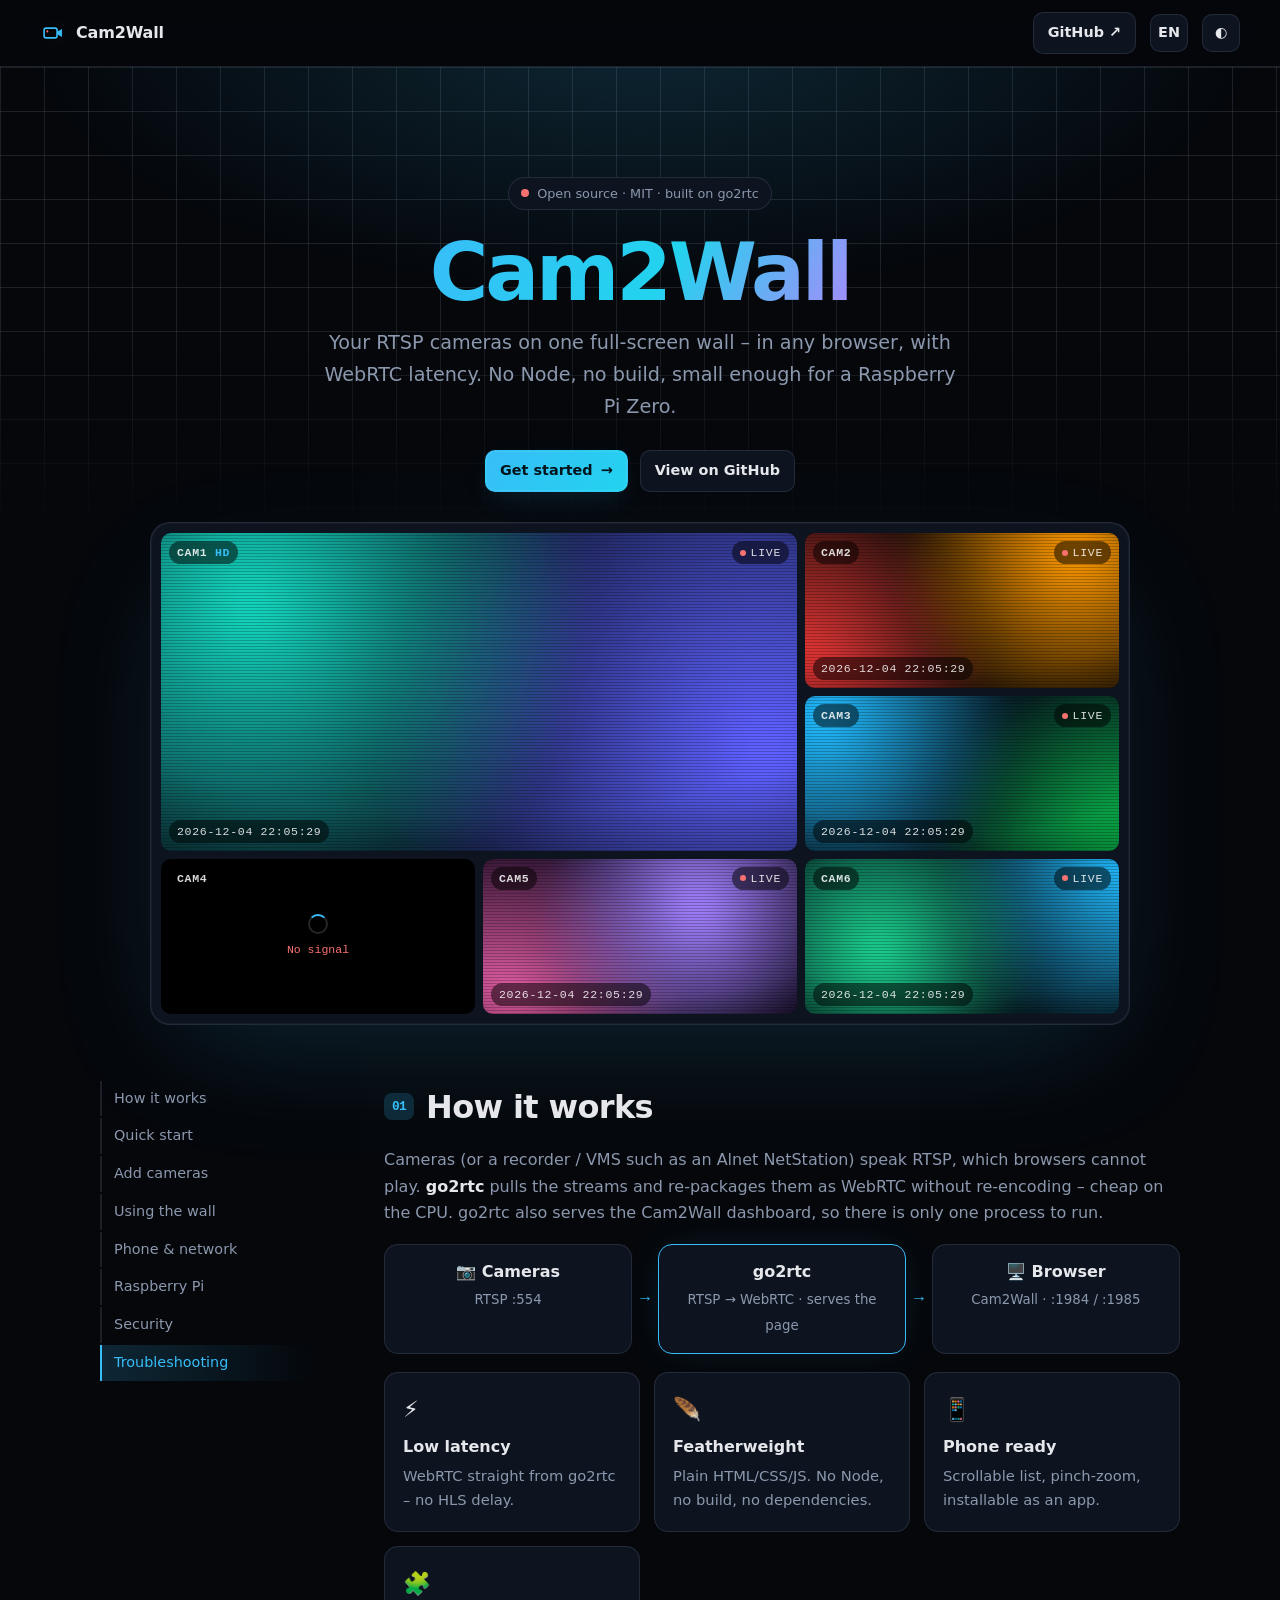
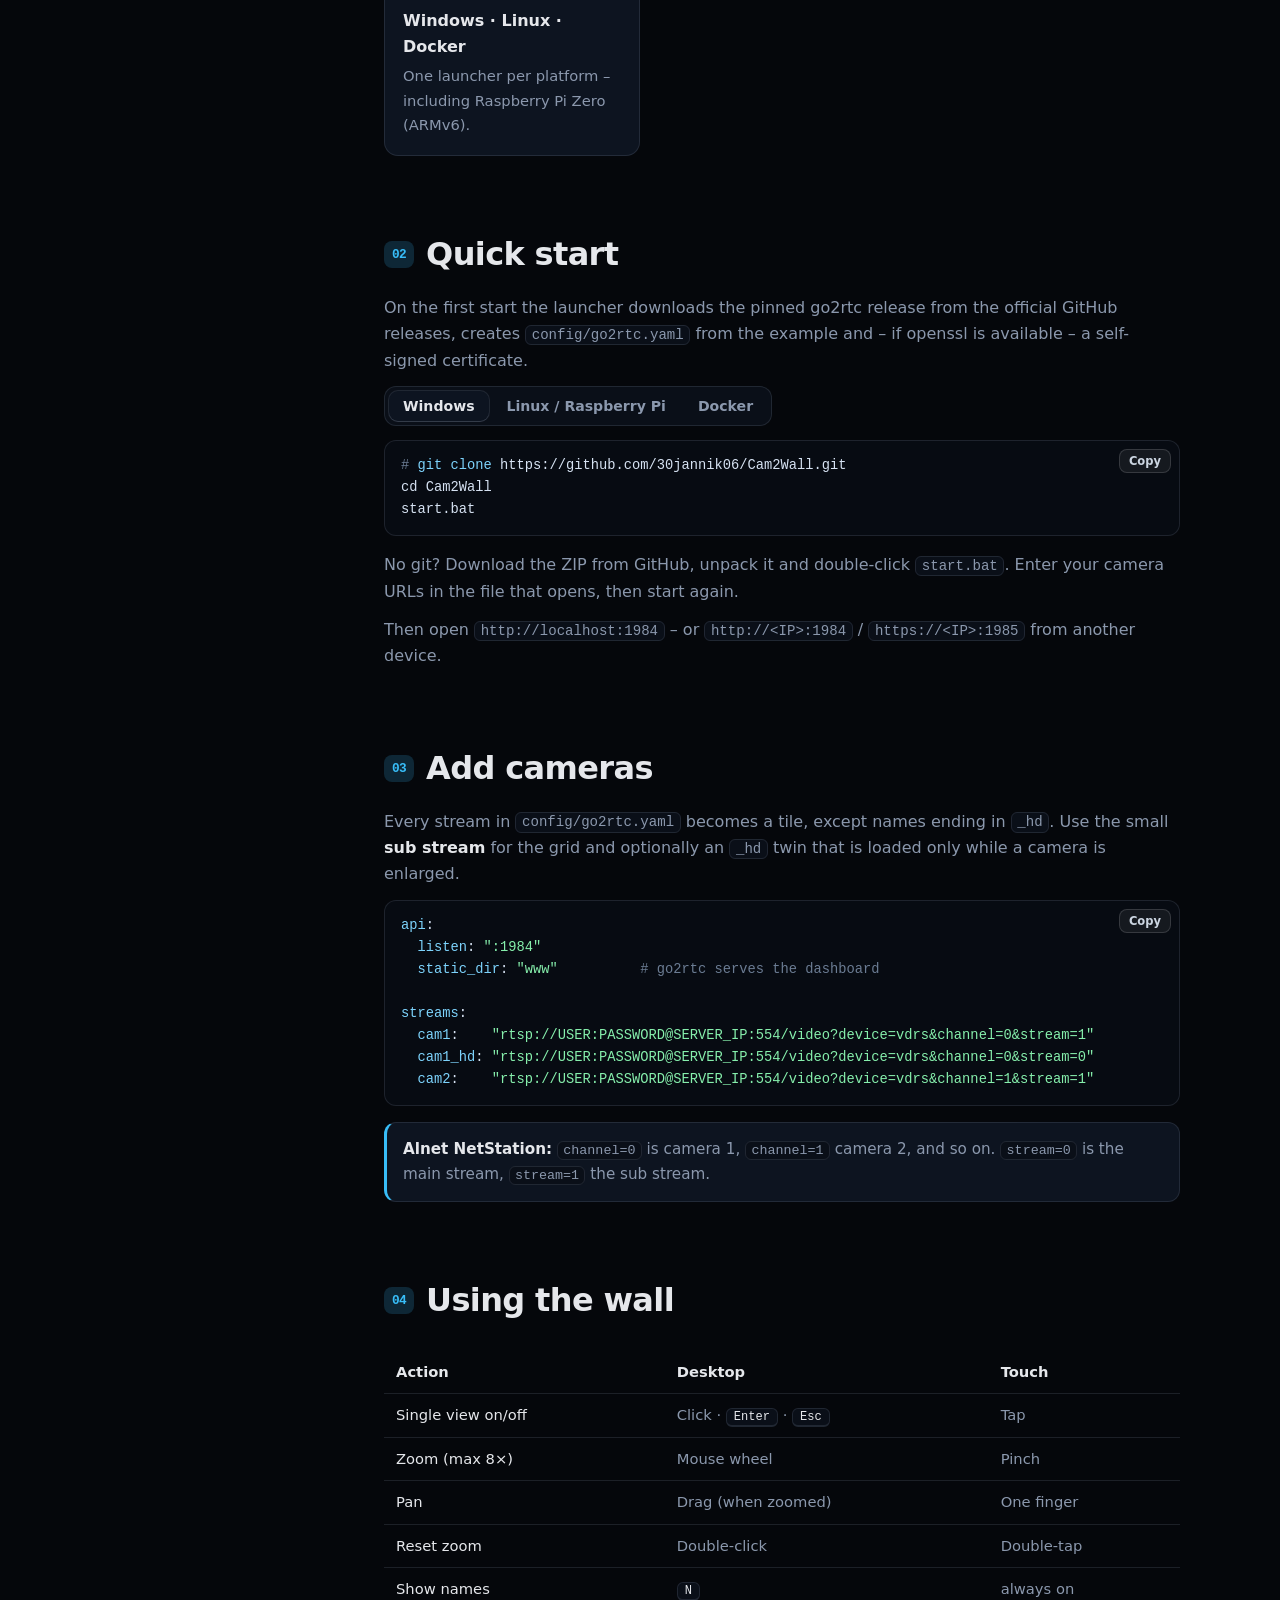
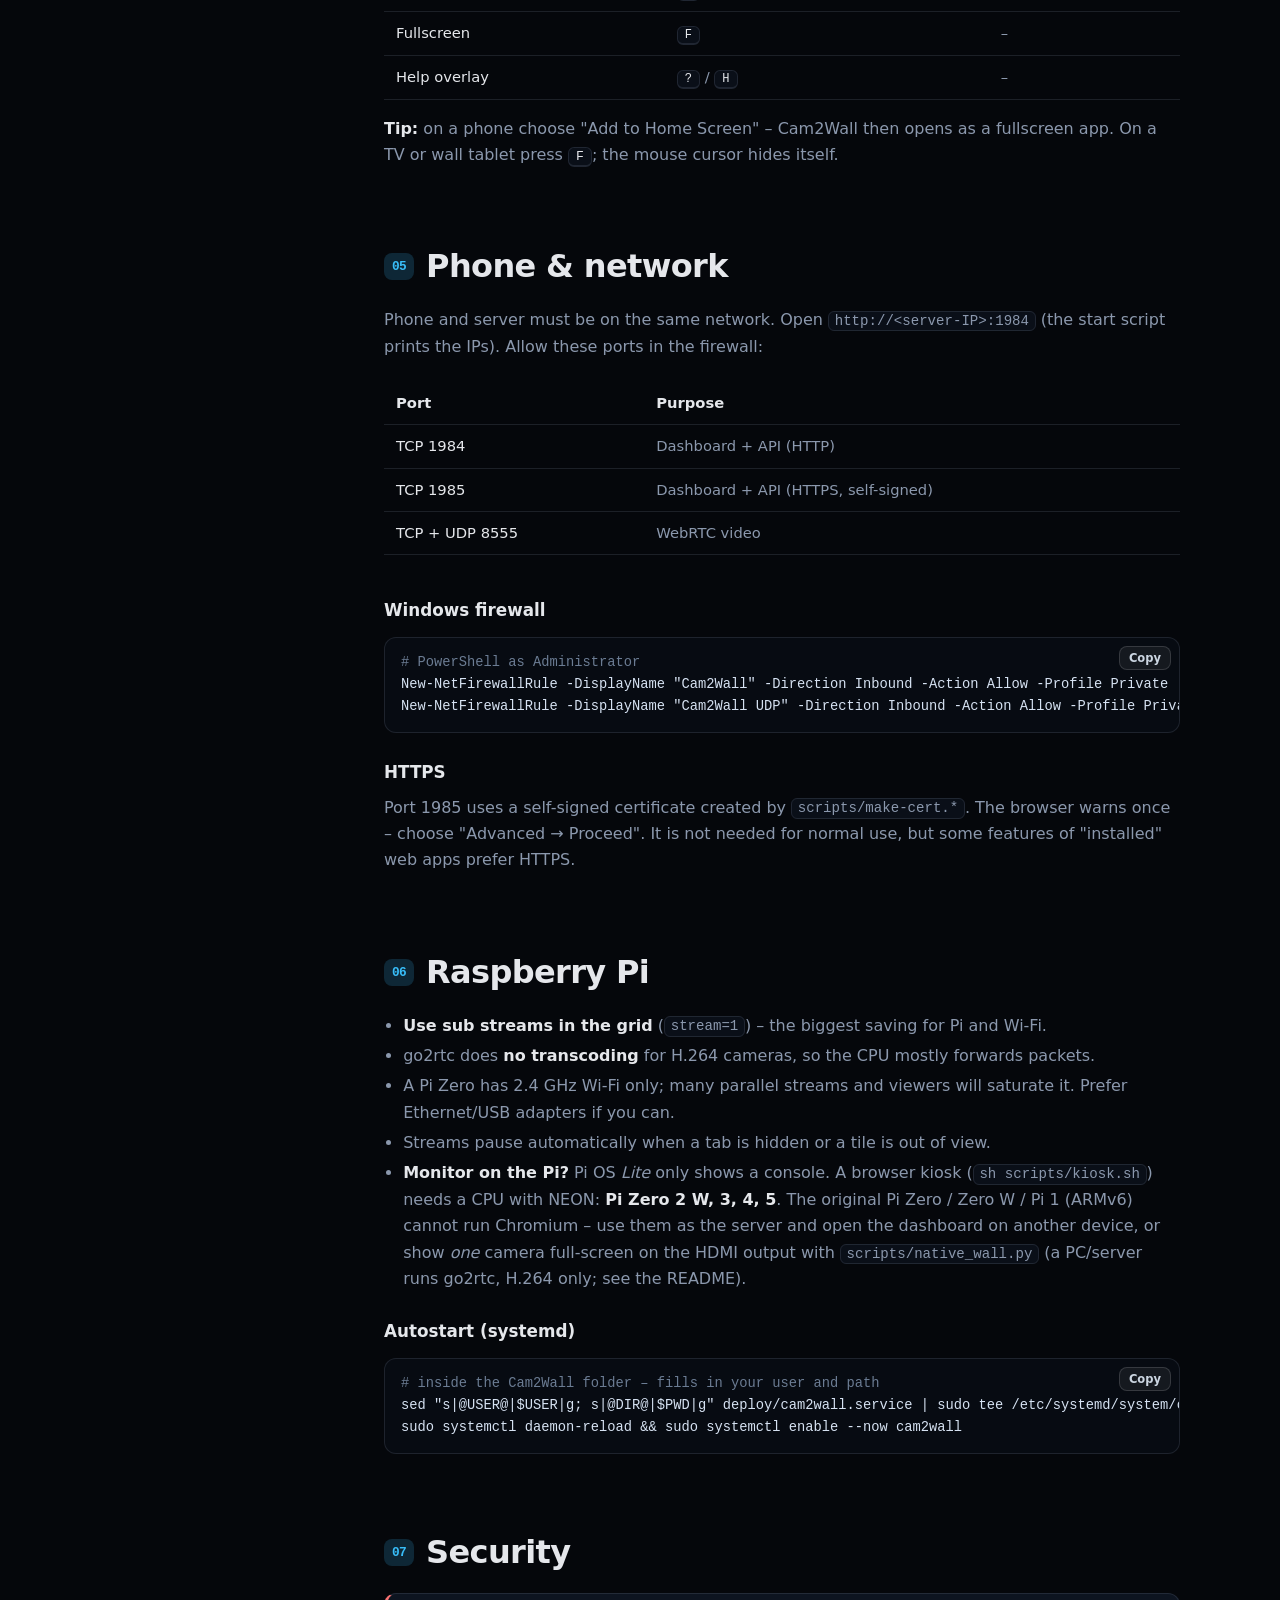
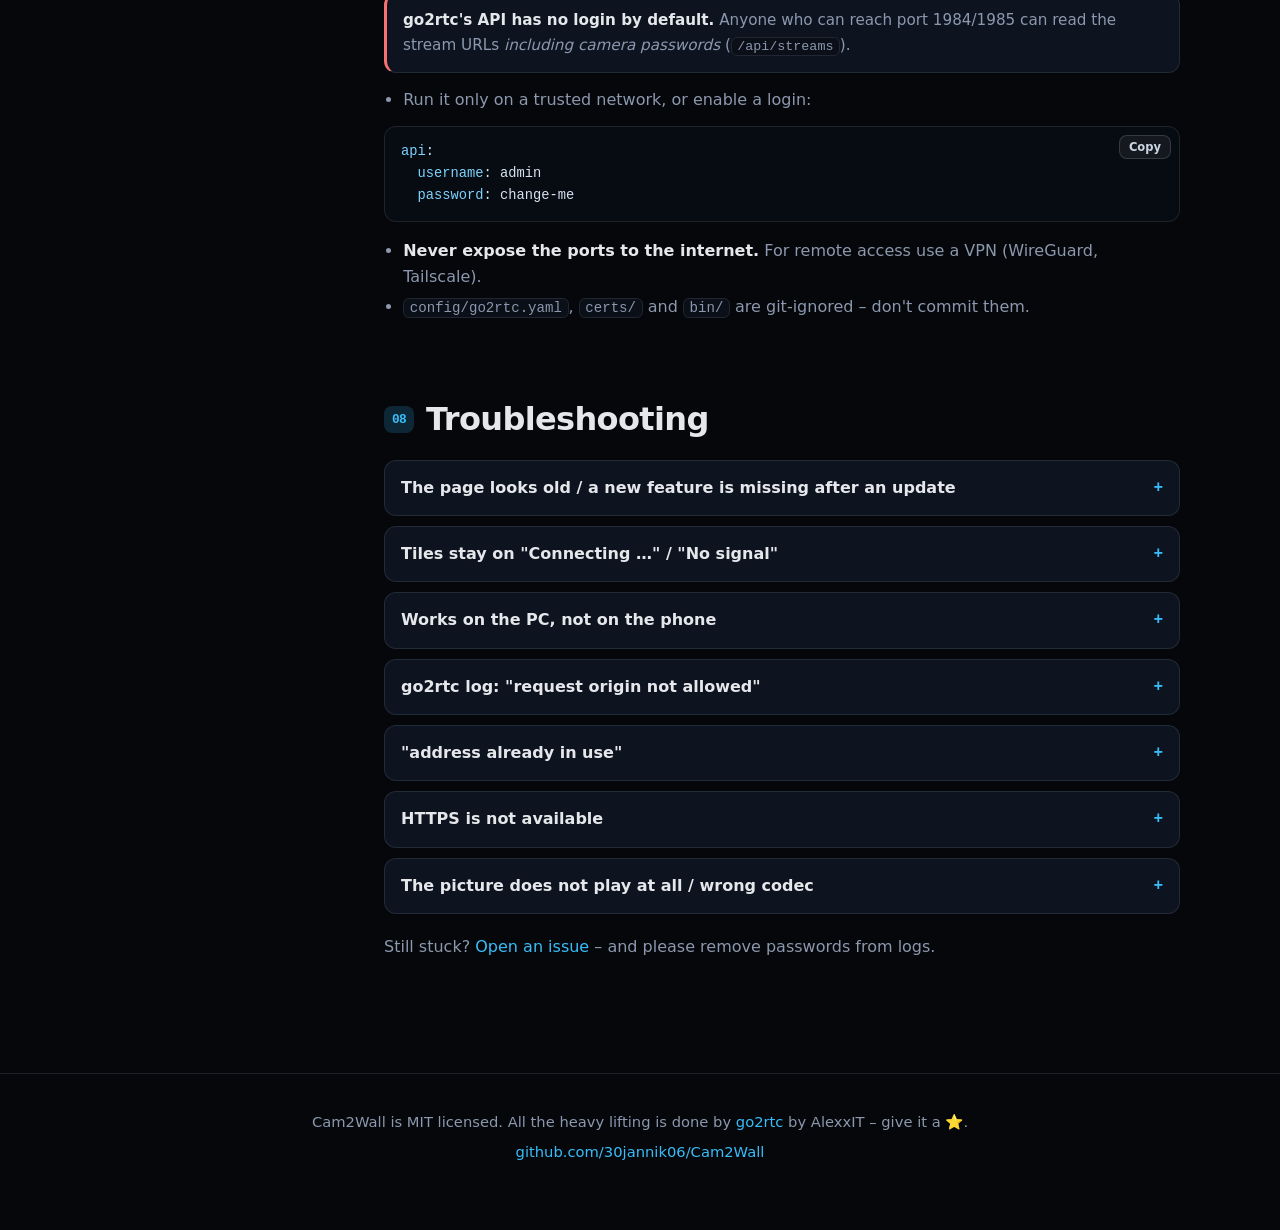
<file: docs/index.html>
<!DOCTYPE html>
<html lang="en" data-lang="en">

<head>
    <meta charset="UTF-8">
    <meta name="viewport" content="width=device-width, initial-scale=1.0">
    <title>Cam2Wall – Docs</title>
    <meta name="description" content="Cam2Wall turns RTSP cameras into a fast, full-screen camera wall in any browser. Built on go2rtc. Runs on Windows, Linux, Docker and a Raspberry Pi Zero.">
    <meta name="theme-color" content="#05070b">
    <link rel="icon" href="favicon.svg" type="image/svg+xml">
    <style>
        :root {
            color-scheme: dark;
            --bg: #05070b;
            --bg2: #0a0f18;
            --card: #0d1420;
            --line: rgba(148, 163, 184, .16);
            --text: #e5e7eb;
            --muted: #8b98ad;
            --accent: #38bdf8;
            --accent2: #22d3ee;
            --rec: #f87171;
            --ok: #4ade80;
            --code: #070b12;
            --glow: rgba(56, 189, 248, .18);
            --font: ui-sans-serif, system-ui, -apple-system, "Segoe UI", Roboto, "Helvetica Neue", sans-serif;
            --mono: ui-monospace, "SF Mono", "Cascadia Code", Consolas, "Liberation Mono", monospace;
        }

        :root[data-theme="light"] {
            color-scheme: light;
            --bg: #f6f8fb;
            --bg2: #eef2f7;
            --card: #ffffff;
            --line: rgba(15, 23, 42, .12);
            --text: #0f172a;
            --muted: #55627a;
            --accent: #0369a1;
            --accent2: #0891b2;
            --rec: #dc2626;
            --ok: #15803d;
            --code: #0f172a;
            --glow: rgba(3, 105, 161, .12);
        }

        * {
            box-sizing: border-box;
            margin: 0;
            padding: 0;
        }

        html {
            scroll-behavior: smooth;
            scroll-padding-top: 76px;
        }

        body {
            background: var(--bg);
            color: var(--text);
            font-family: var(--font);
            line-height: 1.65;
            -webkit-font-smoothing: antialiased;
        }

        html[data-lang="en"] .de,
        html[data-lang="de"] .en {
            display: none !important;
        }

        a {
            color: var(--accent);
            text-decoration: none;
        }

        a:hover {
            text-decoration: underline;
        }

        code {
            font-family: var(--mono);
            font-size: .88em;
            background: var(--bg2);
            border: 1px solid var(--line);
            padding: .08em .4em;
            border-radius: 6px;
        }

        /* ---------- Top bar ---------- */
        .top {
            position: sticky;
            top: 0;
            z-index: 50;
            display: flex;
            align-items: center;
            gap: 14px;
            padding: 12px clamp(16px, 4vw, 40px);
            background: color-mix(in srgb, var(--bg) 82%, transparent);
            -webkit-backdrop-filter: blur(14px);
            backdrop-filter: blur(14px);
            border-bottom: 1px solid var(--line);
        }

        .brand {
            display: flex;
            align-items: center;
            gap: 10px;
            font-weight: 700;
            letter-spacing: -.01em;
            color: var(--text);
        }

        .brand img {
            width: 26px;
            height: 26px;
        }

        .brand:hover {
            text-decoration: none;
        }

        .spacer {
            flex: 1;
        }

        .btn {
            display: inline-flex;
            align-items: center;
            gap: 8px;
            padding: 8px 14px;
            border-radius: 10px;
            border: 1px solid var(--line);
            background: var(--card);
            color: var(--text);
            font: inherit;
            font-size: .9rem;
            font-weight: 600;
            cursor: pointer;
            transition: transform .15s, border-color .15s, box-shadow .15s;
        }

        .btn:hover {
            text-decoration: none;
            border-color: var(--accent);
            transform: translateY(-1px);
        }

        .btn.primary {
            background: linear-gradient(135deg, var(--accent), var(--accent2));
            color: #02131c;
            border-color: transparent;
            box-shadow: 0 8px 30px -8px var(--glow), 0 0 0 1px rgba(255, 255, 255, .08) inset;
        }

        .btn.primary:hover {
            box-shadow: 0 10px 40px -6px var(--accent);
        }

        .icon-btn {
            width: 38px;
            height: 38px;
            justify-content: center;
            padding: 0;
        }

        /* ---------- Hero ---------- */
        .hero {
            position: relative;
            padding: clamp(48px, 9vw, 110px) clamp(16px, 4vw, 40px) 40px;
            text-align: center;
        }

        /* decorative grid, faded out towards the bottom (kept off the text via a pseudo-element) */
        .hero::before {
            content: "";
            position: absolute;
            inset: 0;
            z-index: -1;
            background:
                radial-gradient(900px 400px at 50% -10%, var(--glow), transparent 70%),
                linear-gradient(var(--line) 1px, transparent 1px) 0 0 / 100% 44px,
                linear-gradient(90deg, var(--line) 1px, transparent 1px) 0 0 / 44px 100%;
            -webkit-mask-image: linear-gradient(#000 55%, transparent);
            mask-image: linear-gradient(#000 55%, transparent);
        }

        .hero-inner {
            max-width: 860px;
            margin: 0 auto;
        }

        .pill {
            display: inline-flex;
            align-items: center;
            gap: 8px;
            padding: 5px 12px;
            border: 1px solid var(--line);
            border-radius: 999px;
            background: var(--card);
            font-size: .8rem;
            color: var(--muted);
        }

        .dot {
            width: 8px;
            height: 8px;
            border-radius: 50%;
            background: var(--rec);
            animation: pulse 1.6s infinite;
        }

        @keyframes pulse {

            0%,
            100% {
                opacity: 1;
                box-shadow: 0 0 0 0 color-mix(in srgb, var(--rec) 60%, transparent);
            }

            50% {
                opacity: .55;
                box-shadow: 0 0 0 6px transparent;
            }
        }

        h1 {
            margin: 22px 0 14px;
            font-size: clamp(2.6rem, 8vw, 5rem);
            line-height: 1.02;
            letter-spacing: -.04em;
            font-weight: 800;
        }

        h1 .grad {
            background: linear-gradient(120deg, var(--accent), var(--accent2) 55%, #a78bfa);
            -webkit-background-clip: text;
            background-clip: text;
            color: transparent;
        }

        .lead {
            max-width: 640px;
            margin: 0 auto 28px;
            font-size: clamp(1.02rem, 2.2vw, 1.2rem);
            color: var(--muted);
        }

        .cta {
            display: flex;
            gap: 12px;
            justify-content: center;
            flex-wrap: wrap;
        }

        /* ---------- Fake camera wall ---------- */
        .wall-wrap {
            padding: 0 clamp(16px, 4vw, 40px);
            margin-top: -10px;
        }

        .wall {
            max-width: 980px;
            margin: 0 auto;
            padding: 10px;
            display: grid;
            grid-template-columns: repeat(3, 1fr);
            grid-auto-rows: 1fr;
            gap: 8px;
            aspect-ratio: 16 / 8.2;
            border-radius: 20px;
            background: var(--card);
            border: 1px solid var(--line);
            box-shadow: 0 40px 120px -30px var(--glow), 0 0 0 1px rgba(255, 255, 255, .03) inset;
        }

        .cam {
            position: relative;
            overflow: hidden;
            border-radius: 10px;
            background: #000;
            font-family: var(--mono);
            font-size: clamp(.5rem, 1.3vw, .72rem);
            color: rgba(255, 255, 255, .85);
        }

        .cam::before {
            content: "";
            position: absolute;
            inset: -40%;
            background: var(--feed);
            filter: blur(14px) saturate(1.2);
            animation: drift var(--t, 14s) ease-in-out infinite alternate;
        }

        .cam::after {
            content: "";
            position: absolute;
            inset: 0;
            background:
                repeating-linear-gradient(0deg, rgba(0, 0, 0, .22) 0 1px, transparent 1px 3px),
                radial-gradient(120% 90% at 50% 40%, transparent 55%, rgba(0, 0, 0, .55));
        }

        @keyframes drift {
            from {
                transform: translate(-6%, -4%) scale(1.05) rotate(-2deg);
            }

            to {
                transform: translate(6%, 5%) scale(1.25) rotate(3deg);
            }
        }

        .cam .tag,
        .cam .rec,
        .cam .tc {
            position: absolute;
            z-index: 2;
            padding: 2px 8px;
            border-radius: 999px;
            background: rgba(0, 0, 0, .5);
            -webkit-backdrop-filter: blur(4px);
            backdrop-filter: blur(4px);
            letter-spacing: .06em;
        }

        .cam .tag {
            left: 8px;
            top: 8px;
            font-weight: 700;
            text-transform: uppercase;
        }

        .cam .rec {
            right: 8px;
            top: 8px;
            display: flex;
            align-items: center;
            gap: 5px;
        }

        .cam .rec i {
            width: 6px;
            height: 6px;
            border-radius: 50%;
            background: #f87171;
            animation: pulse 1.6s infinite;
        }

        .cam .tc {
            left: 8px;
            bottom: 8px;
        }

        .cam.off::before {
            display: none;
        }

        .cam.off .nosig {
            position: absolute;
            inset: 0;
            z-index: 1;
            display: grid;
            place-content: center;
            justify-items: center;
            gap: 6px;
            color: #f87171;
        }

        .spin {
            width: 20px;
            height: 20px;
            border-radius: 50%;
            border: 2px solid rgba(255, 255, 255, .15);
            border-top-color: #38bdf8;
            animation: spin 1s linear infinite;
        }

        @keyframes spin {
            to {
                transform: rotate(360deg);
            }
        }

        .cam.span2 {
            grid-column: span 2;
            grid-row: span 2;
        }

        @media (max-width: 640px) {
            .wall {
                grid-template-columns: repeat(2, 1fr);
                aspect-ratio: auto;
            }

            .cam {
                aspect-ratio: 16 / 9;
            }

            .cam.span2 {
                grid-column: span 2;
                grid-row: auto;
            }

            .cam.hide-m {
                display: none;
            }
        }

        /* ---------- Layout ---------- */
        .layout {
            display: grid;
            grid-template-columns: 220px minmax(0, 1fr);
            gap: clamp(24px, 5vw, 64px);
            max-width: 1160px;
            margin: 0 auto;
            padding: 56px clamp(16px, 4vw, 40px) 40px;
        }

        .toc {
            position: sticky;
            top: 84px;
            align-self: start;
            display: flex;
            flex-direction: column;
            gap: 2px;
            font-size: .9rem;
        }

        .toc a {
            padding: 6px 12px;
            border-left: 2px solid var(--line);
            color: var(--muted);
        }

        .toc a:hover {
            color: var(--text);
            text-decoration: none;
        }

        .toc a.active {
            color: var(--accent);
            border-left-color: var(--accent);
            background: linear-gradient(90deg, var(--glow), transparent);
        }

        @media (max-width: 880px) {
            .layout {
                grid-template-columns: 1fr;
            }

            .toc {
                display: none;
            }
        }

        section {
            margin-bottom: 72px;
        }

        h2 {
            display: flex;
            align-items: center;
            gap: 12px;
            margin-bottom: 14px;
            font-size: clamp(1.5rem, 3.4vw, 2rem);
            letter-spacing: -.02em;
        }

        h2 .n {
            font-family: var(--mono);
            font-size: .8rem;
            padding: 3px 8px;
            border-radius: 8px;
            color: var(--accent);
            background: var(--glow);
        }

        h3 {
            margin: 26px 0 8px;
            font-size: 1.05rem;
        }

        p {
            margin-bottom: 12px;
            color: var(--muted);
        }

        p strong,
        li strong {
            color: var(--text);
        }

        ul {
            margin: 0 0 12px 1.2rem;
            color: var(--muted);
        }

        li {
            margin-bottom: 4px;
        }

        .grid3 {
            display: grid;
            grid-template-columns: repeat(auto-fit, minmax(230px, 1fr));
            gap: 14px;
            margin-top: 18px;
        }

        .card {
            padding: 18px;
            border: 1px solid var(--line);
            border-radius: 14px;
            background: var(--card);
            transition: border-color .2s, transform .2s;
        }

        .card:hover {
            border-color: color-mix(in srgb, var(--accent) 55%, var(--line));
            transform: translateY(-2px);
        }

        .card .ico {
            font-size: 1.4rem;
            margin-bottom: 6px;
        }

        .card h4 {
            margin-bottom: 4px;
            font-size: 1rem;
        }

        .card p {
            margin: 0;
            font-size: .92rem;
        }

        /* ---------- Code ---------- */
        .code {
            position: relative;
            margin: 12px 0 16px;
            border-radius: 12px;
            background: var(--code);
            border: 1px solid var(--line);
        }

        .code pre {
            overflow-x: auto;
            padding: 14px 52px 14px 16px;
            font-family: var(--mono);
            font-size: .86rem;
            line-height: 1.6;
            color: #d6e2f2;
        }

        .code .cm {
            color: #6b7c93;
        }

        .code .k {
            color: #7dd3fc;
        }

        .code .s {
            color: #86efac;
        }

        .copy {
            position: absolute;
            top: 8px;
            right: 8px;
            padding: 4px 9px;
            border-radius: 8px;
            border: 1px solid rgba(255, 255, 255, .14);
            background: rgba(255, 255, 255, .06);
            color: #cbd5e1;
            font: 600 .72rem var(--font);
            cursor: pointer;
        }

        .copy:hover {
            background: rgba(255, 255, 255, .14);
        }

        /* ---------- Tabs ---------- */
        .tabs {
            display: flex;
            gap: 4px;
            padding: 4px;
            width: max-content;
            max-width: 100%;
            overflow-x: auto;
            border-radius: 12px;
            background: var(--bg2);
            border: 1px solid var(--line);
        }

        .tabs button {
            padding: 7px 14px;
            border: 0;
            border-radius: 9px;
            background: transparent;
            color: var(--muted);
            font: 600 .88rem var(--font);
            cursor: pointer;
            white-space: nowrap;
        }

        .tabs button[aria-selected="true"] {
            background: var(--card);
            color: var(--text);
            box-shadow: 0 1px 0 var(--line), 0 0 0 1px var(--line);
        }

        .panel[hidden] {
            display: none;
        }

        .panel {
            margin-top: 14px;
        }

        /* ---------- Pipeline ---------- */
        .flow {
            display: flex;
            align-items: stretch;
            gap: 8px;
            flex-wrap: wrap;
            margin: 18px 0;
        }

        .node {
            flex: 1 1 150px;
            padding: 14px;
            border: 1px solid var(--line);
            border-radius: 14px;
            background: var(--card);
            text-align: center;
        }

        .node b {
            display: block;
            color: var(--text);
        }

        .node small {
            color: var(--muted);
        }

        .node.hl {
            border-color: var(--accent);
            box-shadow: 0 0 40px -10px var(--glow);
        }

        .arrow {
            align-self: center;
            color: var(--accent);
            font-family: var(--mono);
            font-weight: 700;
        }

        @media (max-width: 720px) {
            .arrow {
                width: 100%;
                text-align: center;
                transform: rotate(90deg);
            }
        }

        /* ---------- Table / details / notes ---------- */
        table {
            width: 100%;
            border-collapse: collapse;
            margin: 10px 0 16px;
            font-size: .92rem;
        }

        th,
        td {
            padding: 9px 12px;
            text-align: left;
            border-bottom: 1px solid var(--line);
            color: var(--muted);
        }

        th {
            color: var(--text);
            font-weight: 600;
        }

        td:first-child {
            color: var(--text);
            white-space: nowrap;
        }

        .scroll {
            overflow-x: auto;
        }

        kbd {
            font-family: var(--mono);
            font-size: .82em;
            padding: 1px 7px;
            border-radius: 6px;
            border: 1px solid var(--line);
            border-bottom-width: 2px;
            background: var(--bg2);
            color: var(--text);
        }

        .note {
            margin: 14px 0;
            padding: 14px 16px;
            border-radius: 12px;
            border: 1px solid var(--line);
            border-left: 3px solid var(--accent);
            background: var(--card);
            color: var(--muted);
            font-size: .95rem;
        }

        .note.warn {
            border-left-color: var(--rec);
        }

        .note strong {
            color: var(--text);
        }

        details {
            border: 1px solid var(--line);
            border-radius: 12px;
            background: var(--card);
            margin-bottom: 10px;
            overflow: hidden;
        }

        summary {
            padding: 14px 16px;
            cursor: pointer;
            font-weight: 600;
            list-style: none;
            display: flex;
            justify-content: space-between;
            gap: 12px;
        }

        summary::-webkit-details-marker {
            display: none;
        }

        summary::after {
            content: "+";
            color: var(--accent);
            font-family: var(--mono);
        }

        details[open] summary::after {
            content: "–";
        }

        details>div {
            padding: 0 16px 14px;
            color: var(--muted);
        }

        details>div p:last-child {
            margin-bottom: 0;
        }

        footer {
            padding: 36px clamp(16px, 4vw, 40px) 60px;
            border-top: 1px solid var(--line);
            text-align: center;
            color: var(--muted);
            font-size: .92rem;
        }

        footer p {
            margin-bottom: 6px;
        }

        @media (prefers-reduced-motion: reduce) {

            *,
            *::before,
            *::after {
                animation: none !important;
                transition: none !important;
                scroll-behavior: auto !important;
            }
        }
    </style>
</head>

<body>

    <header class="top">
        <a class="brand" href="#top"><img src="favicon.svg" alt="">Cam2Wall</a>
        <span class="spacer"></span>
        <a class="btn" href="https://github.com/30jannik06/Cam2Wall" target="_blank" rel="noopener">GitHub ↗</a>
        <button class="btn icon-btn" id="lang" title="Language / Sprache" aria-label="Language">EN</button>
        <button class="btn icon-btn" id="theme" title="Theme" aria-label="Toggle theme">◐</button>
    </header>

    <!-- ===================== HERO ===================== -->
    <div class="hero" id="top">
        <div class="hero-inner">
            <span class="pill"><span class="dot"></span>
                <span class="en">Open source · MIT · built on go2rtc</span>
                <span class="de">Open Source · MIT · basiert auf go2rtc</span></span>
            <h1><span class="grad">Cam2Wall</span></h1>
            <p class="lead">
                <span class="en">Your RTSP cameras on one full-screen wall – in any browser, with WebRTC latency. No Node, no
                    build, small enough for a Raspberry Pi Zero.</span>
                <span class="de">Ihre RTSP-Kameras auf einer Vollbild-Wand – in jedem Browser, mit WebRTC-Latenz. Kein Node, kein
                    Build, klein genug für einen Raspberry Pi Zero.</span>
            </p>
            <div class="cta">
                <a class="btn primary" href="#quickstart"><span class="en">Get started</span><span class="de">Loslegen</span> →</a>
                <a class="btn" href="https://github.com/30jannik06/Cam2Wall" target="_blank" rel="noopener"><span class="en">View on GitHub</span><span class="de">Auf GitHub ansehen</span></a>
            </div>
        </div>
    </div>

    <div class="wall-wrap" aria-hidden="true">
        <div class="wall">
            <div class="cam span2" style="--t:17s;--feed:radial-gradient(circle at 30% 35%,#2dd4bf 0,transparent 38%),radial-gradient(circle at 75% 60%,#6366f1 0,transparent 42%),#0b1220">
                <span class="tag">cam1 <span style="color:#38bdf8">HD</span></span><span class="rec"><i></i>LIVE</span><span class="tc" data-tc></span></div>
            <div class="cam" style="--t:11s;--feed:radial-gradient(circle at 70% 30%,#f59e0b 0,transparent 40%),radial-gradient(circle at 20% 75%,#ef4444 0,transparent 40%),#140d0a">
                <span class="tag">cam2</span><span class="rec"><i></i>LIVE</span><span class="tc" data-tc></span></div>
            <div class="cam" style="--t:13s;--feed:radial-gradient(circle at 25% 30%,#38bdf8 0,transparent 42%),radial-gradient(circle at 80% 80%,#22c55e 0,transparent 40%),#08141b">
                <span class="tag">cam3</span><span class="rec"><i></i>LIVE</span><span class="tc" data-tc></span></div>
            <div class="cam off hide-m"><span class="tag">cam4</span>
                <div class="nosig"><span class="spin"></span><span>No signal</span></div></div>
            <div class="cam hide-m" style="--t:15s;--feed:radial-gradient(circle at 60% 40%,#a78bfa 0,transparent 42%),radial-gradient(circle at 25% 80%,#f472b6 0,transparent 40%),#120a1c">
                <span class="tag">cam5</span><span class="rec"><i></i>LIVE</span><span class="tc" data-tc></span></div>
            <div class="cam hide-m" style="--t:19s;--feed:radial-gradient(circle at 35% 55%,#34d399 0,transparent 40%),radial-gradient(circle at 80% 25%,#38bdf8 0,transparent 38%),#07141a">
                <span class="tag">cam6</span><span class="rec"><i></i>LIVE</span><span class="tc" data-tc></span></div>
        </div>
    </div>

    <div class="layout">

        <nav class="toc" aria-label="Contents">
            <a href="#how"><span class="en">How it works</span><span class="de">So funktioniert's</span></a>
            <a href="#quickstart"><span class="en">Quick start</span><span class="de">Schnellstart</span></a>
            <a href="#cameras"><span class="en">Add cameras</span><span class="de">Kameras eintragen</span></a>
            <a href="#usage"><span class="en">Using the wall</span><span class="de">Bedienung</span></a>
            <a href="#network"><span class="en">Phone &amp; network</span><span class="de">Handy &amp; Netzwerk</span></a>
            <a href="#pi"><span class="en">Raspberry Pi</span><span class="de">Raspberry Pi</span></a>
            <a href="#security"><span class="en">Security</span><span class="de">Sicherheit</span></a>
            <a href="#troubleshooting"><span class="en">Troubleshooting</span><span class="de">Probleme lösen</span></a>
        </nav>

        <main>

            <!-- HOW -->
            <section id="how">
                <h2><span class="n">01</span><span class="en">How it works</span><span class="de">So funktioniert's</span></h2>
                <p class="en">Cameras (or a recorder / VMS such as an Alnet NetStation) speak RTSP, which browsers cannot play.
                    <strong>go2rtc</strong> pulls the streams and re-packages them as WebRTC without re-encoding – cheap on the CPU.
                    go2rtc also serves the Cam2Wall dashboard, so there is only one process to run.</p>
                <p class="de">Kameras (oder ein Rekorder / VMS wie der Alnet NetStation) sprechen RTSP, das Browser nicht abspielen
                    können. <strong>go2rtc</strong> holt die Streams ab und verpackt sie ohne Neukodierung als WebRTC – schonend
                    für die CPU. go2rtc liefert außerdem das Cam2Wall-Dashboard aus, es läuft also nur ein Prozess.</p>
                <div class="flow">
                    <div class="node"><b>📷 <span class="en">Cameras</span><span class="de">Kameras</span></b><small>RTSP :554</small></div>
                    <span class="arrow">→</span>
                    <div class="node hl"><b>go2rtc</b><small>RTSP → WebRTC · <span class="en">serves the page</span><span class="de">liefert die Seite</span></small></div>
                    <span class="arrow">→</span>
                    <div class="node"><b>🖥️ Browser</b><small>Cam2Wall · :1984 / :1985</small></div>
                </div>
                <div class="grid3">
                    <div class="card"><div class="ico">⚡</div><h4><span class="en">Low latency</span><span class="de">Geringe Latenz</span></h4><p><span class="en">WebRTC straight from go2rtc – no HLS delay.</span><span class="de">WebRTC direkt von go2rtc – keine HLS-Verzögerung.</span></p></div>
                    <div class="card"><div class="ico">🪶</div><h4><span class="en">Featherweight</span><span class="de">Federleicht</span></h4><p><span class="en">Plain HTML/CSS/JS. No Node, no build, no dependencies.</span><span class="de">Reines HTML/CSS/JS. Kein Node, kein Build, keine Abhängigkeiten.</span></p></div>
                    <div class="card"><div class="ico">📱</div><h4><span class="en">Phone ready</span><span class="de">Handy-tauglich</span></h4><p><span class="en">Scrollable list, pinch-zoom, installable as an app.</span><span class="de">Scrollbare Liste, Pinch-Zoom, als App installierbar.</span></p></div>
                    <div class="card"><div class="ico">🧩</div><h4>Windows · Linux · Docker</h4><p><span class="en">One launcher per platform – including Raspberry Pi Zero (ARMv6).</span><span class="de">Je Plattform ein Starter – auch Raspberry Pi Zero (ARMv6).</span></p></div>
                </div>
            </section>

            <!-- QUICK START -->
            <section id="quickstart">
                <h2><span class="n">02</span><span class="en">Quick start</span><span class="de">Schnellstart</span></h2>
                <p class="en">On the first start the launcher downloads the pinned go2rtc release from the official GitHub
                    releases, creates <code>config/go2rtc.yaml</code> from the example and – if openssl is available – a self-signed
                    certificate.</p>
                <p class="de">Beim ersten Start lädt der Starter die festgelegte go2rtc-Version von den offiziellen GitHub-Releases,
                    legt <code>config/go2rtc.yaml</code> aus der Vorlage an und – falls openssl vorhanden ist – ein selbstsigniertes
                    Zertifikat.</p>

                <div class="tabs" role="tablist" data-tabs>
                    <button role="tab" aria-selected="true">Windows</button>
                    <button role="tab" aria-selected="false">Linux / Raspberry Pi</button>
                    <button role="tab" aria-selected="false">Docker</button>
                </div>

                <div class="panel" role="tabpanel">
                    <div class="code"><button class="copy">Copy</button><pre><span class="cm"># </span><span class="k">git clone</span> https://github.com/30jannik06/Cam2Wall.git
cd Cam2Wall
start.bat</pre></div>
                    <p class="en">No git? Download the ZIP from GitHub, unpack it and double-click <code>start.bat</code>.
                        Enter your camera URLs in the file that opens, then start again.</p>
                    <p class="de">Kein git? ZIP von GitHub laden, entpacken und <code>start.bat</code> doppelklicken. Kamera-URLs in die
                        geöffnete Datei eintragen und erneut starten.</p>
                </div>
                <div class="panel" role="tabpanel" hidden>
                    <div class="code"><button class="copy">Copy</button><pre>git clone https://github.com/30jannik06/Cam2Wall.git &amp;&amp; cd Cam2Wall
sh start.sh            <span class="cm"># first run creates config/go2rtc.yaml – edit it, run again</span></pre></div>
                    <p class="en">The script detects your CPU (ARMv6 for the Pi Zero, ARMv7, ARM64, x64) and downloads the matching
                        build. For autostart see <a href="#pi">Raspberry Pi</a>.</p>
                    <p class="de">Das Skript erkennt Ihre CPU (ARMv6 für den Pi Zero, ARMv7, ARM64, x64) und lädt die passende Version.
                        Autostart: siehe <a href="#pi">Raspberry Pi</a>.</p>
                </div>
                <div class="panel" role="tabpanel" hidden>
                    <div class="code"><button class="copy">Copy</button><pre>cp config/go2rtc.example.yaml config/go2rtc.yaml   <span class="cm"># edit your cameras</span>
sh scripts/make-cert.sh                            <span class="cm"># optional: HTTPS</span>
docker compose up -d</pre></div>
                    <p class="en">The compose file uses host networking (Linux / Pi). On Docker Desktop (Windows/macOS) use the
                        <code>ports:</code> block in <code>docker-compose.yml</code> and set <code>webrtc.candidates</code> to your
                        PC's LAN IP.</p>
                    <p class="de">Die Compose-Datei nutzt Host-Netzwerk (Linux / Pi). Unter Docker Desktop (Windows/macOS) den
                        <code>ports:</code>-Block in <code>docker-compose.yml</code> verwenden und <code>webrtc.candidates</code> auf
                        die LAN-IP des PCs setzen.</p>
                </div>

                <p class="en">Then open <code>http://localhost:1984</code> – or <code>http://&lt;IP&gt;:1984</code> /
                    <code>https://&lt;IP&gt;:1985</code> from another device.</p>
                <p class="de">Danach <code>http://localhost:1984</code> öffnen – oder von einem anderen Gerät
                    <code>http://&lt;IP&gt;:1984</code> / <code>https://&lt;IP&gt;:1985</code>.</p>
            </section>

            <!-- CAMERAS -->
            <section id="cameras">
                <h2><span class="n">03</span><span class="en">Add cameras</span><span class="de">Kameras eintragen</span></h2>
                <p class="en">Every stream in <code>config/go2rtc.yaml</code> becomes a tile, except names ending in
                    <code>_hd</code>. Use the small <strong>sub stream</strong> for the grid and optionally an
                    <code>_hd</code> twin that is loaded only while a camera is enlarged.</p>
                <p class="de">Jeder Stream in <code>config/go2rtc.yaml</code> wird eine Kachel – außer Namen mit der Endung
                    <code>_hd</code>. Im Raster läuft der kleine <strong>Substream</strong>, optional gibt es einen
                    <code>_hd</code>-Zwilling, der nur in der Einzelansicht geladen wird.</p>
                <div class="code"><button class="copy">Copy</button><pre><span class="k">api</span>:
  <span class="k">listen</span>: <span class="s">":1984"</span>
  <span class="k">static_dir</span>: <span class="s">"www"</span>          <span class="cm"># go2rtc serves the dashboard</span>

<span class="k">streams</span>:
  <span class="k">cam1</span>:    <span class="s">"rtsp://USER:PASSWORD@SERVER_IP:554/video?device=vdrs&amp;channel=0&amp;stream=1"</span>
  <span class="k">cam1_hd</span>: <span class="s">"rtsp://USER:PASSWORD@SERVER_IP:554/video?device=vdrs&amp;channel=0&amp;stream=0"</span>
  <span class="k">cam2</span>:    <span class="s">"rtsp://USER:PASSWORD@SERVER_IP:554/video?device=vdrs&amp;channel=1&amp;stream=1"</span></pre></div>
                <div class="note"><strong>Alnet NetStation:</strong>
                    <span class="en"><code>channel=0</code> is camera 1, <code>channel=1</code> camera 2, and so on. <code>stream=0</code>
                        is the main stream, <code>stream=1</code> the sub stream.</span>
                    <span class="de"><code>channel=0</code> ist Kamera 1, <code>channel=1</code> Kamera 2 usw. <code>stream=0</code> ist der
                        Hauptstream, <code>stream=1</code> der Substream.</span></div>
            </section>

            <!-- USAGE -->
            <section id="usage">
                <h2><span class="n">04</span><span class="en">Using the wall</span><span class="de">Bedienung</span></h2>
                <div class="scroll"><table>
                    <tr><th><span class="en">Action</span><span class="de">Aktion</span></th><th>Desktop</th><th>Touch</th></tr>
                    <tr><td><span class="en">Single view on/off</span><span class="de">Einzelansicht an/aus</span></td><td>Click · <kbd>Enter</kbd> · <kbd>Esc</kbd></td><td>Tap</td></tr>
                    <tr><td>Zoom (max 8×)</td><td><span class="en">Mouse wheel</span><span class="de">Mausrad</span></td><td>Pinch</td></tr>
                    <tr><td><span class="en">Pan</span><span class="de">Verschieben</span></td><td><span class="en">Drag (when zoomed)</span><span class="de">Ziehen (beim Zoomen)</span></td><td><span class="en">One finger</span><span class="de">Ein Finger</span></td></tr>
                    <tr><td><span class="en">Reset zoom</span><span class="de">Zoom zurücksetzen</span></td><td><span class="en">Double-click</span><span class="de">Doppelklick</span></td><td><span class="en">Double-tap</span><span class="de">Doppeltipp</span></td></tr>
                    <tr><td><span class="en">Show names</span><span class="de">Namen anzeigen</span></td><td><kbd>N</kbd></td><td><span class="en">always on</span><span class="de">immer an</span></td></tr>
                    <tr><td><span class="en">Fullscreen</span><span class="de">Vollbild</span></td><td><kbd>F</kbd></td><td>–</td></tr>
                    <tr><td><span class="en">Help overlay</span><span class="de">Hilfe-Overlay</span></td><td><kbd>?</kbd> / <kbd>H</kbd></td><td>–</td></tr>
                </table></div>
                <p class="en"><strong>Tip:</strong> on a phone choose "Add to Home Screen" – Cam2Wall then opens as a fullscreen app. On a
                    TV or wall tablet press <kbd>F</kbd>; the mouse cursor hides itself.</p>
                <p class="de"><strong>Tipp:</strong> Am Handy „Zum Startbildschirm hinzufügen" wählen – Cam2Wall öffnet dann als
                    Vollbild-App. Am TV oder Wand-Tablet <kbd>F</kbd> drücken; der Mauszeiger blendet sich selbst aus.</p>
            </section>

            <!-- NETWORK -->
            <section id="network">
                <h2><span class="n">05</span><span class="en">Phone &amp; network</span><span class="de">Handy &amp; Netzwerk</span></h2>
                <p class="en">Phone and server must be on the same network. Open <code>http://&lt;server-IP&gt;:1984</code> (the start
                    script prints the IPs). Allow these ports in the firewall:</p>
                <p class="de">Handy und Server müssen im selben Netzwerk sein. <code>http://&lt;Server-IP&gt;:1984</code> öffnen (das
                    Startskript zeigt die IPs an). Diese Ports in der Firewall freigeben:</p>
                <div class="scroll"><table>
                    <tr><th>Port</th><th><span class="en">Purpose</span><span class="de">Zweck</span></th></tr>
                    <tr><td>TCP 1984</td><td><span class="en">Dashboard + API (HTTP)</span><span class="de">Dashboard + API (HTTP)</span></td></tr>
                    <tr><td>TCP 1985</td><td><span class="en">Dashboard + API (HTTPS, self-signed)</span><span class="de">Dashboard + API (HTTPS, selbstsigniert)</span></td></tr>
                    <tr><td>TCP + UDP 8555</td><td><span class="en">WebRTC video</span><span class="de">WebRTC-Video</span></td></tr>
                </table></div>
                <h3>Windows firewall</h3>
                <div class="code"><button class="copy">Copy</button><pre><span class="cm"># PowerShell as Administrator</span>
New-NetFirewallRule -DisplayName "Cam2Wall" -Direction Inbound -Action Allow -Profile Private -Protocol TCP -LocalPort 1984,1985,8555
New-NetFirewallRule -DisplayName "Cam2Wall UDP" -Direction Inbound -Action Allow -Profile Private -Protocol UDP -LocalPort 8555</pre></div>
                <h3>HTTPS</h3>
                <p class="en">Port 1985 uses a self-signed certificate created by <code>scripts/make-cert.*</code>. The browser warns
                    once – choose "Advanced → Proceed". It is not needed for normal use, but some features of "installed" web apps
                    prefer HTTPS.</p>
                <p class="de">Port 1985 nutzt ein selbstsigniertes Zertifikat von <code>scripts/make-cert.*</code>. Der Browser warnt
                    einmal – „Erweitert → Trotzdem fortfahren" wählen. Für den normalen Betrieb ist es nicht nötig, manche Funktionen
                    installierter Web-Apps bevorzugen aber HTTPS.</p>
            </section>

            <!-- PI -->
            <section id="pi">
                <h2><span class="n">06</span><span class="en">Raspberry Pi</span><span class="de">Raspberry Pi</span></h2>
                <ul class="en">
                    <li><strong>Use sub streams in the grid</strong> (<code>stream=1</code>) – the biggest saving for Pi and Wi-Fi.</li>
                    <li>go2rtc does <strong>no transcoding</strong> for H.264 cameras, so the CPU mostly forwards packets.</li>
                    <li>A Pi Zero has 2.4 GHz Wi-Fi only; many parallel streams and viewers will saturate it. Prefer Ethernet/USB adapters if you can.</li>
                    <li>Streams pause automatically when a tab is hidden or a tile is out of view.</li>
                    <li><strong>Monitor on the Pi?</strong> Pi OS <em>Lite</em> only shows a console. A browser kiosk (<code>sh scripts/kiosk.sh</code>) needs a CPU with NEON: <strong>Pi Zero 2 W, 3, 4, 5</strong>. The original Pi Zero / Zero W / Pi 1 (ARMv6) cannot run Chromium – use them as the server and open the dashboard on another device, or show <em>one</em> camera full-screen on the HDMI output with <code>scripts/native_wall.py</code> (a PC/server runs go2rtc, H.264 only; see the README).</li>
                </ul>
                <ul class="de">
                    <li><strong>Im Raster Substreams nutzen</strong> (<code>stream=1</code>) – die größte Ersparnis für Pi und WLAN.</li>
                    <li>go2rtc <strong>transkodiert nicht</strong> bei H.264-Kameras, die CPU leitet überwiegend Pakete weiter.</li>
                    <li>Der Pi Zero hat nur 2,4-GHz-WLAN; viele parallele Streams und Zuschauer sättigen es. Wenn möglich Ethernet/USB-Adapter nutzen.</li>
                    <li>Streams pausieren automatisch, wenn der Tab verborgen oder die Kachel nicht sichtbar ist.</li>
                    <li><strong>Monitor am Pi?</strong> Pi OS <em>Lite</em> zeigt nur eine Konsole. Ein Browser-Kiosk (<code>sh scripts/kiosk.sh</code>) braucht eine CPU mit NEON: <strong>Pi Zero 2 W, 3, 4, 5</strong>. Der originale Pi Zero / Zero W / Pi 1 (ARMv6) kann Chromium nicht ausführen – dort als Server nutzen und das Dashboard auf einem anderen Gerät öffnen – oder <em>eine</em> Kamera vollbild am HDMI-Ausgang mit <code>scripts/native_wall.py</code> zeigen (ein PC/Server betreibt go2rtc, nur H.264; siehe README).</li>
                </ul>
                <h3>Autostart (systemd)</h3>
                <div class="code"><button class="copy">Copy</button><pre><span class="cm"># inside the Cam2Wall folder – fills in your user and path</span>
sed "s|@USER@|$USER|g; s|@DIR@|$PWD|g" deploy/cam2wall.service | sudo tee /etc/systemd/system/cam2wall.service &gt;/dev/null
sudo systemctl daemon-reload &amp;&amp; sudo systemctl enable --now cam2wall</pre></div>
            </section>

            <!-- SECURITY -->
            <section id="security">
                <h2><span class="n">07</span><span class="en">Security</span><span class="de">Sicherheit</span></h2>
                <div class="note warn"><strong><span class="en">go2rtc's API has no login by default.</span><span class="de">Die go2rtc-API hat standardmäßig keine Anmeldung.</span></strong>
                    <span class="en">Anyone who can reach port 1984/1985 can read the stream URLs <em>including camera passwords</em>
                        (<code>/api/streams</code>).</span>
                    <span class="de">Jeder, der Port 1984/1985 erreicht, kann die Stream-URLs <em>samt Kamera-Passwörtern</em> auslesen
                        (<code>/api/streams</code>).</span></div>
                <ul class="en">
                    <li>Run it only on a trusted network, or enable a login:</li>
                </ul>
                <ul class="de">
                    <li>Nur in einem vertrauenswürdigen Netz betreiben oder eine Anmeldung aktivieren:</li>
                </ul>
                <div class="code"><button class="copy">Copy</button><pre><span class="k">api</span>:
  <span class="k">username</span>: admin
  <span class="k">password</span>: change-me</pre></div>
                <ul class="en">
                    <li><strong>Never expose the ports to the internet.</strong> For remote access use a VPN (WireGuard, Tailscale).</li>
                    <li><code>config/go2rtc.yaml</code>, <code>certs/</code> and <code>bin/</code> are git-ignored – don't commit them.</li>
                </ul>
                <ul class="de">
                    <li><strong>Ports niemals ins Internet freigeben.</strong> Für Fernzugriff ein VPN nutzen (WireGuard, Tailscale).</li>
                    <li><code>config/go2rtc.yaml</code>, <code>certs/</code> und <code>bin/</code> sind git-ignoriert – nicht committen.</li>
                </ul>
            </section>

            <!-- TROUBLESHOOTING -->
            <section id="troubleshooting">
                <h2><span class="n">08</span><span class="en">Troubleshooting</span><span class="de">Probleme lösen</span></h2>

                <details>
                    <summary><span class="en">The page looks old / a new feature is missing after an update</span><span class="de">Seite wirkt alt / neue Funktion fehlt nach einem Update</span></summary>
                    <div>
                        <p class="en">go2rtc sends no cache headers for the dashboard files, so browsers may keep an older copy for a while.
                            Do a hard reload: <kbd>Ctrl</kbd>+<kbd>F5</kbd> (Mac: <kbd>Cmd</kbd>+<kbd>Shift</kbd>+<kbd>R</kbd>); on a phone
                            clear the site data or reopen the page in a private tab.</p>
                        <p class="de">go2rtc sendet für die Dashboard-Dateien keine Cache-Header, deshalb behalten Browser mitunter eine ältere
                            Kopie. Hart neu laden: <kbd>Strg</kbd>+<kbd>F5</kbd> (Mac: <kbd>Cmd</kbd>+<kbd>Shift</kbd>+<kbd>R</kbd>); am Handy die
                            Websitedaten löschen oder die Seite in einem privaten Tab öffnen.</p>
                    </div>
                </details>
                <details>
                    <summary><span class="en">Tiles stay on "Connecting …" / "No signal"</span><span class="de">Kacheln bleiben auf „Verbinde …" / „Kein Signal"</span></summary>
                    <div>
                        <p class="en">Open the go2rtc console: errors for the stream URL show up there. Check IP, user/password and
                            channel in <code>config/go2rtc.yaml</code>. Test the URL in VLC. On a phone, also check that TCP+UDP
                            <strong>8555</strong> is allowed in the firewall.</p>
                        <p class="de">go2rtc-Konsole ansehen: Fehler zur Stream-URL stehen dort. IP, Benutzer/Passwort und Kanal in
                            <code>config/go2rtc.yaml</code> prüfen, die URL in VLC testen. Am Handy zusätzlich TCP+UDP
                            <strong>8555</strong> in der Firewall prüfen.</p>
                    </div>
                </details>
                <details>
                    <summary><span class="en">Works on the PC, not on the phone</span><span class="de">Läuft am PC, aber nicht am Handy</span></summary>
                    <div>
                        <p class="en">Use the PC's LAN IP (not <code>localhost</code>) and the <strong>same Wi-Fi</strong>. Allow ports
                            1984, 1985 and 8555 (see <a href="#network">Phone &amp; network</a>). If the browser forces
                            <code>https://</code>, use port 1985 and accept the certificate warning.</p>
                        <p class="de">Die LAN-IP des PCs verwenden (nicht <code>localhost</code>) und das <strong>gleiche WLAN</strong>.
                            Ports 1984, 1985 und 8555 freigeben (siehe <a href="#network">Handy &amp; Netzwerk</a>). Erzwingt der Browser
                            <code>https://</code>, Port 1985 nutzen und die Zertifikatswarnung akzeptieren.</p>
                    </div>
                </details>
                <details>
                    <summary><span class="en">go2rtc log: "request origin not allowed"</span><span class="de">go2rtc-Log: „request origin not allowed"</span></summary>
                    <div>
                        <p class="en">An old browser tab or bookmark opens the page from a different port or host than go2rtc. Open
                            the dashboard directly at <code>http://localhost:1984</code> and close old tabs.</p>
                        <p class="de">Ein alter Tab oder ein Lesezeichen öffnet die Seite von einem anderen Port/Host als go2rtc. Das
                            Dashboard direkt unter <code>http://localhost:1984</code> öffnen und alte Tabs schließen.</p>
                    </div>
                </details>
                <details>
                    <summary><span class="en">"address already in use"</span><span class="de">„address already in use"</span></summary>
                    <div>
                        <p class="en">Another go2rtc (or program) already uses 1984/1985/8554/8555. <code>start.bat</code> stops old
                            go2rtc processes itself; on Linux run <code>pkill go2rtc</code> or change the ports in the config.</p>
                        <p class="de">Ein anderes go2rtc (oder Programm) belegt 1984/1985/8554/8555. <code>start.bat</code> beendet alte
                            go2rtc-Prozesse selbst; unter Linux <code>pkill go2rtc</code> ausführen oder die Ports in der Config ändern.</p>
                    </div>
                </details>
                <details>
                    <summary><span class="en">HTTPS is not available</span><span class="de">HTTPS ist nicht verfügbar</span></summary>
                    <div>
                        <p class="en">The certificate is created with openssl. Install it (Windows: it ships with Git for Windows) and run
                            <code>scripts/make-cert.ps1</code> / <code>scripts/make-cert.sh</code>. HTTP on port 1984 works regardless.</p>
                        <p class="de">Das Zertifikat entsteht mit openssl. Installieren (Windows: ist in Git for Windows enthalten) und
                            <code>scripts/make-cert.ps1</code> / <code>scripts/make-cert.sh</code> ausführen. HTTP auf Port 1984 geht
                            auch ohne.</p>
                    </div>
                </details>
                <details>
                    <summary><span class="en">The picture does not play at all / wrong codec</span><span class="de">Bild läuft gar nicht / falscher Codec</span></summary>
                    <div>
                        <p class="en">Browsers play H.264 via WebRTC. H.265 (HEVC) cameras need transcoding in go2rtc (needs ffmpeg and
                            a strong CPU – not a Pi Zero) or an H.264 stream setting on the camera. See the
                            <a href="https://github.com/AlexxIT/go2rtc" target="_blank" rel="noopener">go2rtc documentation</a>.</p>
                        <p class="de">Browser spielen H.264 per WebRTC. H.265-(HEVC-)Kameras brauchen Transkodierung in go2rtc (ffmpeg und
                            eine starke CPU – nichts für den Pi Zero) oder eine H.264-Einstellung an der Kamera. Siehe die
                            <a href="https://github.com/AlexxIT/go2rtc" target="_blank" rel="noopener">go2rtc-Dokumentation</a>.</p>
                    </div>
                </details>

                <p class="en" style="margin-top:20px">Still stuck? <a href="https://github.com/30jannik06/Cam2Wall/issues/new/choose" target="_blank" rel="noopener">Open an issue</a> – and please remove passwords from logs.</p>
                <p class="de" style="margin-top:20px">Weiter ein Problem? <a href="https://github.com/30jannik06/Cam2Wall/issues/new/choose" target="_blank" rel="noopener">Issue erstellen</a> – bitte Passwörter aus Logs entfernen.</p>
            </section>

        </main>
    </div>

    <footer>
        <p class="en">Cam2Wall is MIT licensed. All the heavy lifting is done by
            <a href="https://github.com/AlexxIT/go2rtc" target="_blank" rel="noopener">go2rtc</a> by AlexxIT – give it a ⭐.</p>
        <p class="de">Cam2Wall steht unter MIT-Lizenz. Die eigentliche Arbeit macht
            <a href="https://github.com/AlexxIT/go2rtc" target="_blank" rel="noopener">go2rtc</a> von AlexxIT – gebt ihm einen ⭐.</p>
        <p><a href="https://github.com/30jannik06/Cam2Wall" target="_blank" rel="noopener">github.com/30jannik06/Cam2Wall</a></p>
    </footer>

    <script>
        (function () {
            var root = document.documentElement;
            function get(k) { try { return localStorage.getItem(k); } catch (e) { return null; } }
            function set(k, v) { try { localStorage.setItem(k, v); } catch (e) { } }

            // ----- language -----
            var lang = get("lang") || ((navigator.language || "en").toLowerCase().indexOf("de") === 0 ? "de" : "en");
            function setLang(l) {
                lang = l; root.dataset.lang = l; root.lang = l;
                document.getElementById("lang").textContent = l === "de" ? "DE" : "EN";
                set("lang", l);
            }
            setLang(lang);
            document.getElementById("lang").onclick = function () { setLang(lang === "en" ? "de" : "en"); };

            // ----- theme -----
            var theme = get("theme");
            function setTheme(t) { if (t) root.dataset.theme = t; else root.removeAttribute("data-theme"); }
            setTheme(theme);
            document.getElementById("theme").onclick = function () {
                var cur = root.dataset.theme || (matchMedia("(prefers-color-scheme: light)").matches ? "light" : "dark");
                var next = cur === "dark" ? "light" : "dark";
                setTheme(next); set("theme", next);
            };

            // ----- tabs -----
            document.querySelectorAll("[data-tabs]").forEach(function (bar) {
                var btns = bar.querySelectorAll("button");
                var panels = []; var el = bar.nextElementSibling;
                while (el && el.classList.contains("panel")) { panels.push(el); el = el.nextElementSibling; }
                btns.forEach(function (b, i) {
                    b.onclick = function () {
                        btns.forEach(function (x, j) { x.setAttribute("aria-selected", j === i); panels[j].hidden = j !== i; });
                    };
                });
            });

            // ----- copy buttons -----
            document.querySelectorAll(".copy").forEach(function (b) {
                b.onclick = function () {
                    var text = b.parentNode.querySelector("pre").innerText;
                    (navigator.clipboard ? navigator.clipboard.writeText(text) : Promise.reject()).then(function () {
                        b.textContent = "Copied ✓"; setTimeout(function () { b.textContent = "Copy"; }, 1500);
                    }, function () { b.textContent = "Ctrl+C"; });
                };
            });

            // ----- scrollspy -----
            var links = {}; document.querySelectorAll(".toc a").forEach(function (a) { links[a.getAttribute("href").slice(1)] = a; });
            if ("IntersectionObserver" in window) {
                var io = new IntersectionObserver(function (es) {
                    es.forEach(function (e) {
                        if (e.isIntersecting) {
                            Object.keys(links).forEach(function (k) { links[k].classList.toggle("active", k === e.target.id); });
                        }
                    });
                }, { rootMargin: "-25% 0px -65% 0px" });
                document.querySelectorAll("main section").forEach(function (s) { io.observe(s); });
            }

            // ----- fake timecode on the demo wall -----
            function tc() {
                var d = new Date(), p = function (n) { return (n < 10 ? "0" : "") + n; };
                var s = d.getFullYear() + "-" + p(d.getMonth() + 1) + "-" + p(d.getDate()) + " " + p(d.getHours()) + ":" + p(d.getMinutes()) + ":" + p(d.getSeconds());
                document.querySelectorAll("[data-tc]").forEach(function (e) { e.textContent = s; });
            }
            tc(); setInterval(tc, 1000);
        })();
    </script>
</body>

</html>
</file>
